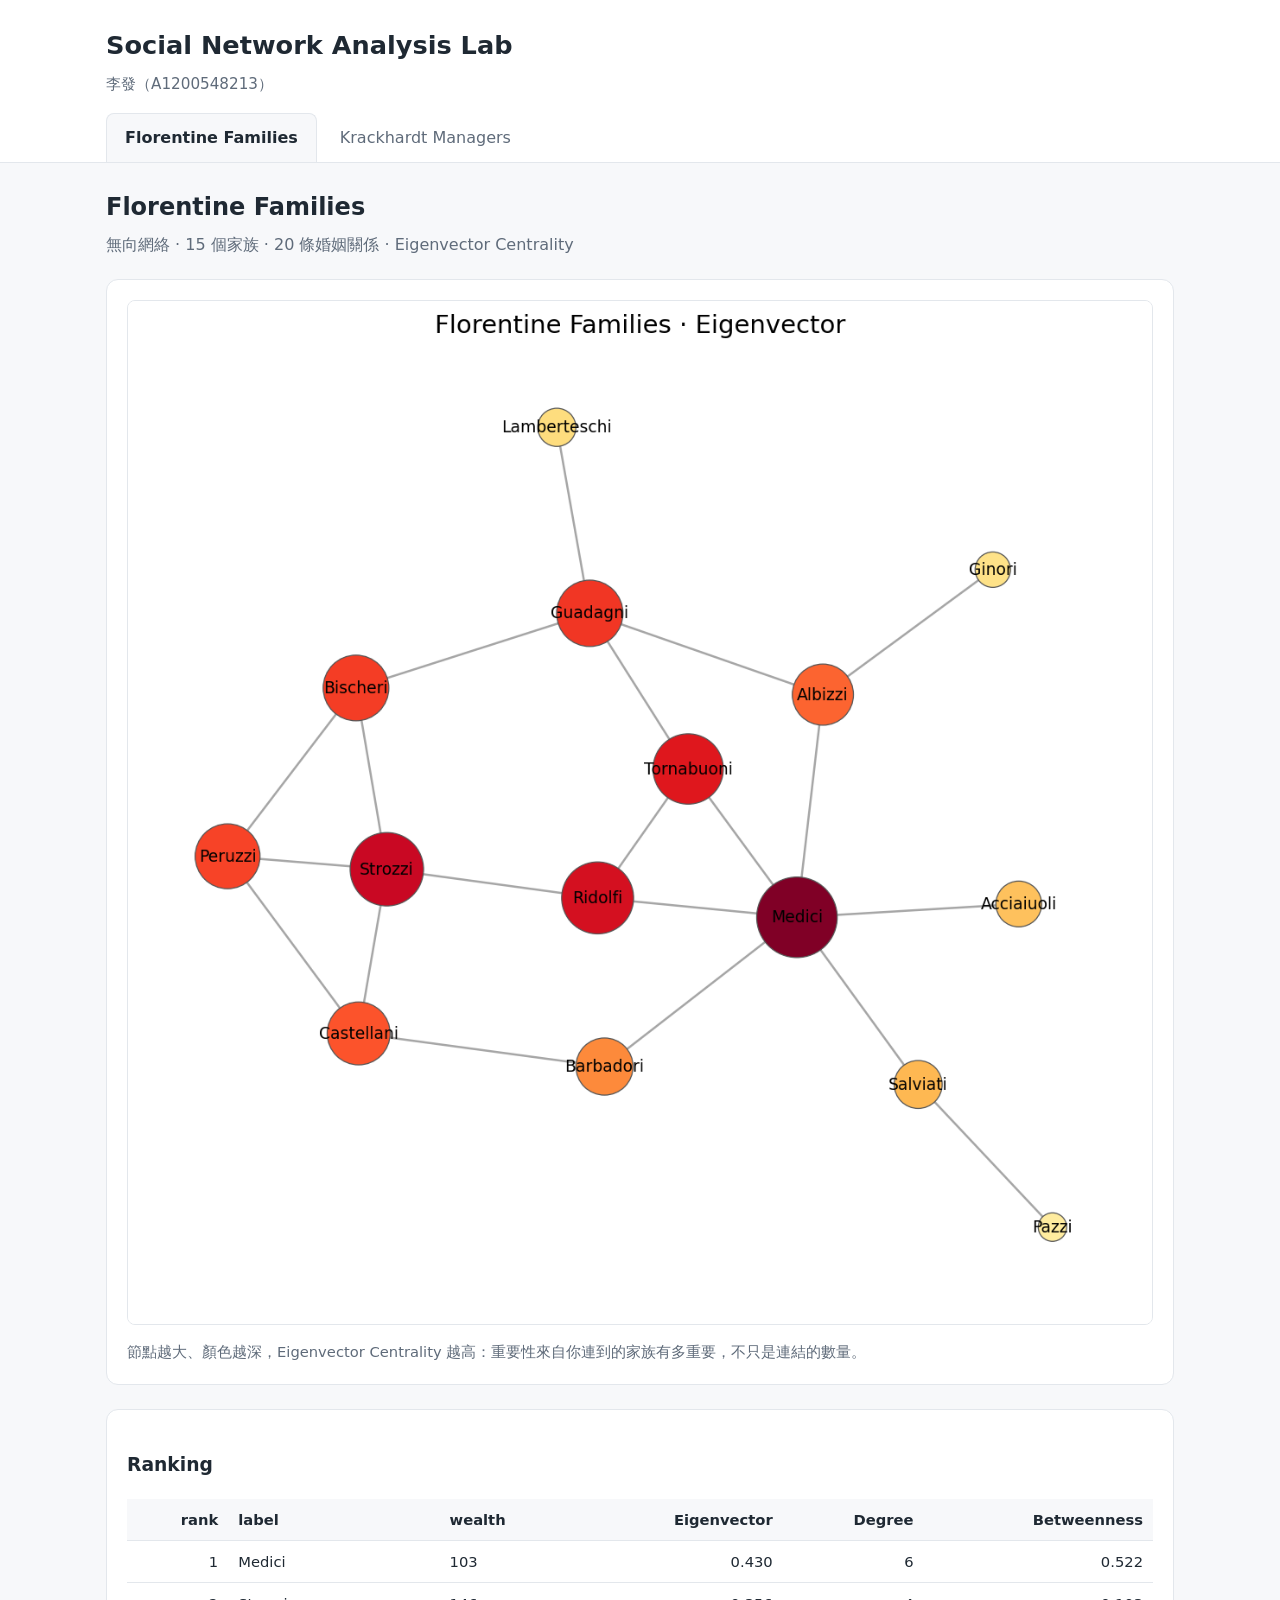
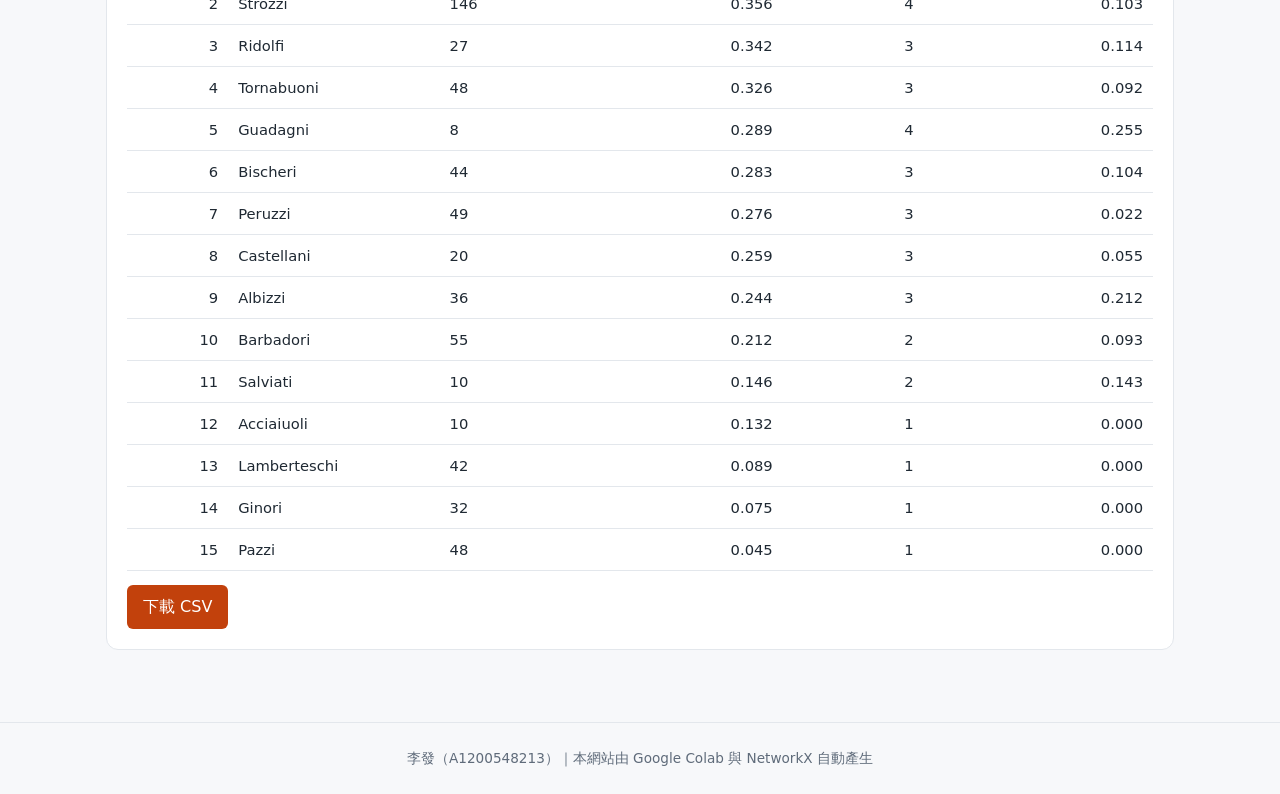
<file: index.html>
<!DOCTYPE html>
<html lang="zh-Hant">
<head>
<meta charset="utf-8">
<meta name="viewport" content="width=device-width, initial-scale=1">
<title>Florentine Families｜Social Network Analysis Lab</title>
<link rel="stylesheet" href="assets/style.css">
</head>
<body>
<header><div class="wrap">
  <h1>Social Network Analysis Lab</h1>
  <p class="author">李發（A1200548213）</p>
  <nav><a href="index.html" class="active">Florentine Families</a><a href="krackhardt.html" class="">Krackhardt Managers</a></nav>
</div></header>
<main><div class="wrap">

<h2>Florentine Families</h2>
<p class="subtitle">無向網絡 · 15 個家族 · 20 條婚姻關係 · Eigenvector Centrality</p>
<div class="card">
  <figure><a href="assets/florentine_eigenvector.png" target="_blank"><img src="assets/florentine_eigenvector.png" alt="Florentine Families 網絡圖"></a><figcaption>節點越大、顏色越深，Eigenvector Centrality 越高：重要性來自你連到的家族有多重要，不只是連結的數量。</figcaption></figure>
</div>
<div class="card">
  <h3>Ranking</h3>
  <div class="table-scroll"><table class="dataframe rank-table">
  <thead>
    <tr style="text-align: right;">
      <th>rank</th>
      <th>label</th>
      <th>wealth</th>
      <th>Eigenvector</th>
      <th>Degree</th>
      <th>Betweenness</th>
    </tr>
  </thead>
  <tbody>
    <tr>
      <td>1</td>
      <td>Medici</td>
      <td>103</td>
      <td>0.430</td>
      <td>6</td>
      <td>0.522</td>
    </tr>
    <tr>
      <td>2</td>
      <td>Strozzi</td>
      <td>146</td>
      <td>0.356</td>
      <td>4</td>
      <td>0.103</td>
    </tr>
    <tr>
      <td>3</td>
      <td>Ridolfi</td>
      <td>27</td>
      <td>0.342</td>
      <td>3</td>
      <td>0.114</td>
    </tr>
    <tr>
      <td>4</td>
      <td>Tornabuoni</td>
      <td>48</td>
      <td>0.326</td>
      <td>3</td>
      <td>0.092</td>
    </tr>
    <tr>
      <td>5</td>
      <td>Guadagni</td>
      <td>8</td>
      <td>0.289</td>
      <td>4</td>
      <td>0.255</td>
    </tr>
    <tr>
      <td>6</td>
      <td>Bischeri</td>
      <td>44</td>
      <td>0.283</td>
      <td>3</td>
      <td>0.104</td>
    </tr>
    <tr>
      <td>7</td>
      <td>Peruzzi</td>
      <td>49</td>
      <td>0.276</td>
      <td>3</td>
      <td>0.022</td>
    </tr>
    <tr>
      <td>8</td>
      <td>Castellani</td>
      <td>20</td>
      <td>0.259</td>
      <td>3</td>
      <td>0.055</td>
    </tr>
    <tr>
      <td>9</td>
      <td>Albizzi</td>
      <td>36</td>
      <td>0.244</td>
      <td>3</td>
      <td>0.212</td>
    </tr>
    <tr>
      <td>10</td>
      <td>Barbadori</td>
      <td>55</td>
      <td>0.212</td>
      <td>2</td>
      <td>0.093</td>
    </tr>
    <tr>
      <td>11</td>
      <td>Salviati</td>
      <td>10</td>
      <td>0.146</td>
      <td>2</td>
      <td>0.143</td>
    </tr>
    <tr>
      <td>12</td>
      <td>Acciaiuoli</td>
      <td>10</td>
      <td>0.132</td>
      <td>1</td>
      <td>0.000</td>
    </tr>
    <tr>
      <td>13</td>
      <td>Lamberteschi</td>
      <td>42</td>
      <td>0.089</td>
      <td>1</td>
      <td>0.000</td>
    </tr>
    <tr>
      <td>14</td>
      <td>Ginori</td>
      <td>32</td>
      <td>0.075</td>
      <td>1</td>
      <td>0.000</td>
    </tr>
    <tr>
      <td>15</td>
      <td>Pazzi</td>
      <td>48</td>
      <td>0.045</td>
      <td>1</td>
      <td>0.000</td>
    </tr>
  </tbody>
</table></div>
  <a class="download" href="data/florentine_centrality.csv" download>下載 CSV</a>
</div>
</div></main>
<footer>李發（A1200548213）｜本網站由 Google Colab 與 NetworkX 自動產生</footer>
</body>
</html>
</file>
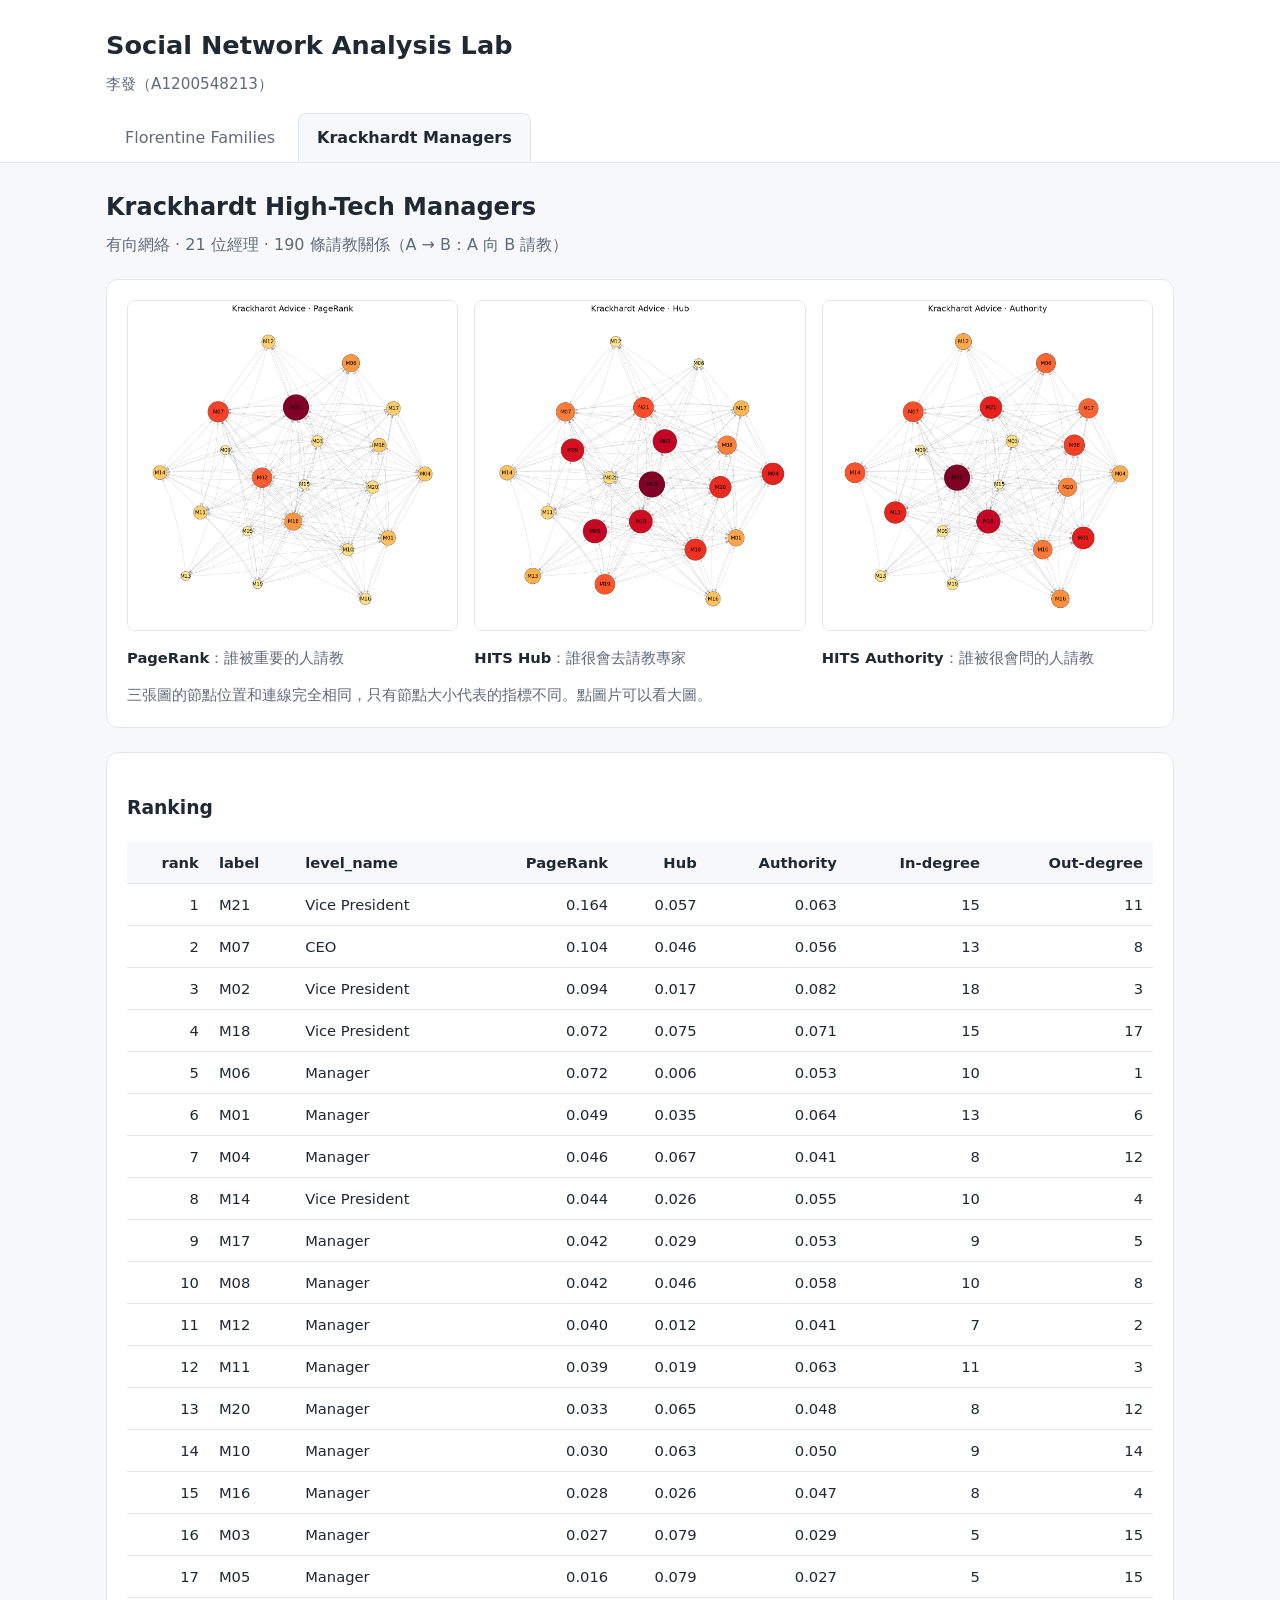
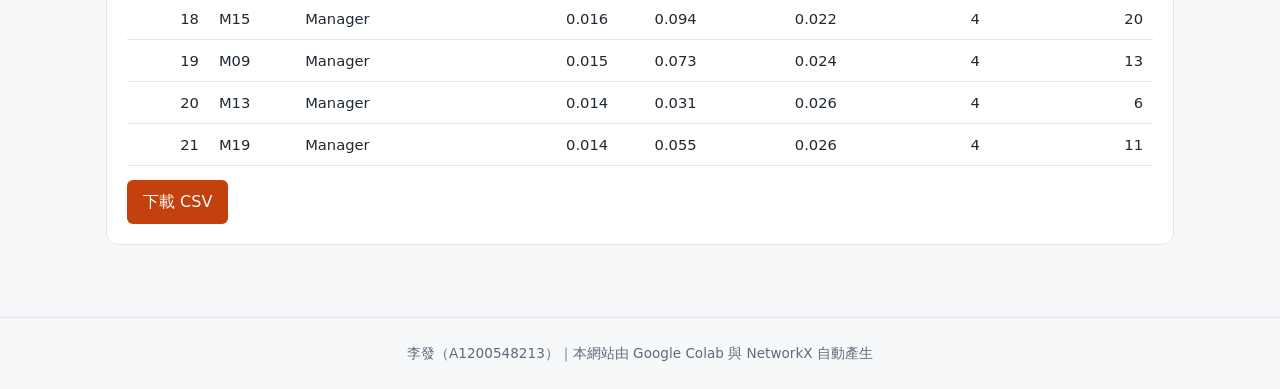
<file: krackhardt.html>
<!DOCTYPE html>
<html lang="zh-Hant">
<head>
<meta charset="utf-8">
<meta name="viewport" content="width=device-width, initial-scale=1">
<title>Krackhardt Managers｜Social Network Analysis Lab</title>
<link rel="stylesheet" href="assets/style.css">
</head>
<body>
<header><div class="wrap">
  <h1>Social Network Analysis Lab</h1>
  <p class="author">李發（A1200548213）</p>
  <nav><a href="index.html" class="">Florentine Families</a><a href="krackhardt.html" class="active">Krackhardt Managers</a></nav>
</div></header>
<main><div class="wrap">

<h2>Krackhardt High-Tech Managers</h2>
<p class="subtitle">有向網絡 · 21 位經理 · 190 條請教關係（A → B：A 向 B 請教）</p>
<div class="card">
  <div class="figures">
    <figure><a href="assets/krackhardt_pagerank.png" target="_blank"><img src="assets/krackhardt_pagerank.png" alt="PageRank 網絡圖"></a><figcaption><b>PageRank</b>：誰被重要的人請教</figcaption></figure>
    <figure><a href="assets/krackhardt_hub.png" target="_blank"><img src="assets/krackhardt_hub.png" alt="Hub 網絡圖"></a><figcaption><b>HITS Hub</b>：誰很會去請教專家</figcaption></figure>
    <figure><a href="assets/krackhardt_authority.png" target="_blank"><img src="assets/krackhardt_authority.png" alt="Authority 網絡圖"></a><figcaption><b>HITS Authority</b>：誰被很會問的人請教</figcaption></figure>
  </div>
  <p class="note">三張圖的節點位置和連線完全相同，只有節點大小代表的指標不同。點圖片可以看大圖。</p>
</div>
<div class="card">
  <h3>Ranking</h3>
  <div class="table-scroll"><table class="dataframe rank-table">
  <thead>
    <tr style="text-align: right;">
      <th>rank</th>
      <th>label</th>
      <th>level_name</th>
      <th>PageRank</th>
      <th>Hub</th>
      <th>Authority</th>
      <th>In-degree</th>
      <th>Out-degree</th>
    </tr>
  </thead>
  <tbody>
    <tr>
      <td>1</td>
      <td>M21</td>
      <td>Vice President</td>
      <td>0.164</td>
      <td>0.057</td>
      <td>0.063</td>
      <td>15</td>
      <td>11</td>
    </tr>
    <tr>
      <td>2</td>
      <td>M07</td>
      <td>CEO</td>
      <td>0.104</td>
      <td>0.046</td>
      <td>0.056</td>
      <td>13</td>
      <td>8</td>
    </tr>
    <tr>
      <td>3</td>
      <td>M02</td>
      <td>Vice President</td>
      <td>0.094</td>
      <td>0.017</td>
      <td>0.082</td>
      <td>18</td>
      <td>3</td>
    </tr>
    <tr>
      <td>4</td>
      <td>M18</td>
      <td>Vice President</td>
      <td>0.072</td>
      <td>0.075</td>
      <td>0.071</td>
      <td>15</td>
      <td>17</td>
    </tr>
    <tr>
      <td>5</td>
      <td>M06</td>
      <td>Manager</td>
      <td>0.072</td>
      <td>0.006</td>
      <td>0.053</td>
      <td>10</td>
      <td>1</td>
    </tr>
    <tr>
      <td>6</td>
      <td>M01</td>
      <td>Manager</td>
      <td>0.049</td>
      <td>0.035</td>
      <td>0.064</td>
      <td>13</td>
      <td>6</td>
    </tr>
    <tr>
      <td>7</td>
      <td>M04</td>
      <td>Manager</td>
      <td>0.046</td>
      <td>0.067</td>
      <td>0.041</td>
      <td>8</td>
      <td>12</td>
    </tr>
    <tr>
      <td>8</td>
      <td>M14</td>
      <td>Vice President</td>
      <td>0.044</td>
      <td>0.026</td>
      <td>0.055</td>
      <td>10</td>
      <td>4</td>
    </tr>
    <tr>
      <td>9</td>
      <td>M17</td>
      <td>Manager</td>
      <td>0.042</td>
      <td>0.029</td>
      <td>0.053</td>
      <td>9</td>
      <td>5</td>
    </tr>
    <tr>
      <td>10</td>
      <td>M08</td>
      <td>Manager</td>
      <td>0.042</td>
      <td>0.046</td>
      <td>0.058</td>
      <td>10</td>
      <td>8</td>
    </tr>
    <tr>
      <td>11</td>
      <td>M12</td>
      <td>Manager</td>
      <td>0.040</td>
      <td>0.012</td>
      <td>0.041</td>
      <td>7</td>
      <td>2</td>
    </tr>
    <tr>
      <td>12</td>
      <td>M11</td>
      <td>Manager</td>
      <td>0.039</td>
      <td>0.019</td>
      <td>0.063</td>
      <td>11</td>
      <td>3</td>
    </tr>
    <tr>
      <td>13</td>
      <td>M20</td>
      <td>Manager</td>
      <td>0.033</td>
      <td>0.065</td>
      <td>0.048</td>
      <td>8</td>
      <td>12</td>
    </tr>
    <tr>
      <td>14</td>
      <td>M10</td>
      <td>Manager</td>
      <td>0.030</td>
      <td>0.063</td>
      <td>0.050</td>
      <td>9</td>
      <td>14</td>
    </tr>
    <tr>
      <td>15</td>
      <td>M16</td>
      <td>Manager</td>
      <td>0.028</td>
      <td>0.026</td>
      <td>0.047</td>
      <td>8</td>
      <td>4</td>
    </tr>
    <tr>
      <td>16</td>
      <td>M03</td>
      <td>Manager</td>
      <td>0.027</td>
      <td>0.079</td>
      <td>0.029</td>
      <td>5</td>
      <td>15</td>
    </tr>
    <tr>
      <td>17</td>
      <td>M05</td>
      <td>Manager</td>
      <td>0.016</td>
      <td>0.079</td>
      <td>0.027</td>
      <td>5</td>
      <td>15</td>
    </tr>
    <tr>
      <td>18</td>
      <td>M15</td>
      <td>Manager</td>
      <td>0.016</td>
      <td>0.094</td>
      <td>0.022</td>
      <td>4</td>
      <td>20</td>
    </tr>
    <tr>
      <td>19</td>
      <td>M09</td>
      <td>Manager</td>
      <td>0.015</td>
      <td>0.073</td>
      <td>0.024</td>
      <td>4</td>
      <td>13</td>
    </tr>
    <tr>
      <td>20</td>
      <td>M13</td>
      <td>Manager</td>
      <td>0.014</td>
      <td>0.031</td>
      <td>0.026</td>
      <td>4</td>
      <td>6</td>
    </tr>
    <tr>
      <td>21</td>
      <td>M19</td>
      <td>Manager</td>
      <td>0.014</td>
      <td>0.055</td>
      <td>0.026</td>
      <td>4</td>
      <td>11</td>
    </tr>
  </tbody>
</table></div>
  <a class="download" href="data/krackhardt_centrality.csv" download>下載 CSV</a>
</div>
</div></main>
<footer>李發（A1200548213）｜本網站由 Google Colab 與 NetworkX 自動產生</footer>
</body>
</html>
</file>
<file: assets/style.css>
:root { --ink:#1f2933; --muted:#5f6b7a; --line:#e3e7ec; --accent:#c2410c; --bg:#f7f8fa; --card:#ffffff; }
* { box-sizing: border-box; }
body { margin:0; font-family:"Noto Sans TC","Microsoft JhengHei",system-ui,sans-serif; color:var(--ink); background:var(--bg); line-height:1.7; }
header { background:var(--card); border-bottom:1px solid var(--line); padding:24px 0 0; }
.wrap { max-width:1100px; margin:0 auto; padding:0 16px; }
header h1 { margin:0; font-size:1.6rem; }
header .author { color:var(--muted); font-size:.95rem; margin:4px 0 16px; }
nav { display:flex; gap:4px; flex-wrap:wrap; }
nav a { padding:10px 18px; text-decoration:none; color:var(--muted); border:1px solid transparent; border-bottom:none; border-radius:8px 8px 0 0; }
nav a.active { color:var(--ink); background:var(--bg); border-color:var(--line); font-weight:600; }
main { padding:24px 0 48px; }
h2 { margin:0 0 4px; }
.subtitle { color:var(--muted); margin:0 0 20px; }
.note { color:var(--muted); font-size:.92rem; margin:12px 0 0; }
.card { background:var(--card); border:1px solid var(--line); border-radius:12px; padding:20px; margin-bottom:24px; }
.figures { display:grid; grid-template-columns:repeat(auto-fit, minmax(300px, 1fr)); gap:16px; }
figure { margin:0; }
figure img { width:100%; height:auto; border-radius:8px; border:1px solid var(--line); }
figcaption { font-size:.92rem; color:var(--muted); margin-top:6px; }
figcaption b { color:var(--ink); }
.table-scroll { overflow-x:auto; }
table.rank-table { border-collapse:collapse; width:100%; font-size:.92rem; }
table.rank-table th, table.rank-table td { padding:8px 10px; border-bottom:1px solid var(--line); text-align:right; white-space:nowrap; }
table.rank-table th { background:var(--bg); }
table.rank-table th:nth-child(2), table.rank-table td:nth-child(2),
table.rank-table th:nth-child(3), table.rank-table td:nth-child(3) { text-align:left; }
.download { display:inline-block; margin-top:14px; padding:8px 16px; background:var(--accent); color:#fff; border-radius:6px; text-decoration:none; }
footer { text-align:center; color:var(--muted); font-size:.85rem; padding:24px 16px; border-top:1px solid var(--line); }
</file>
